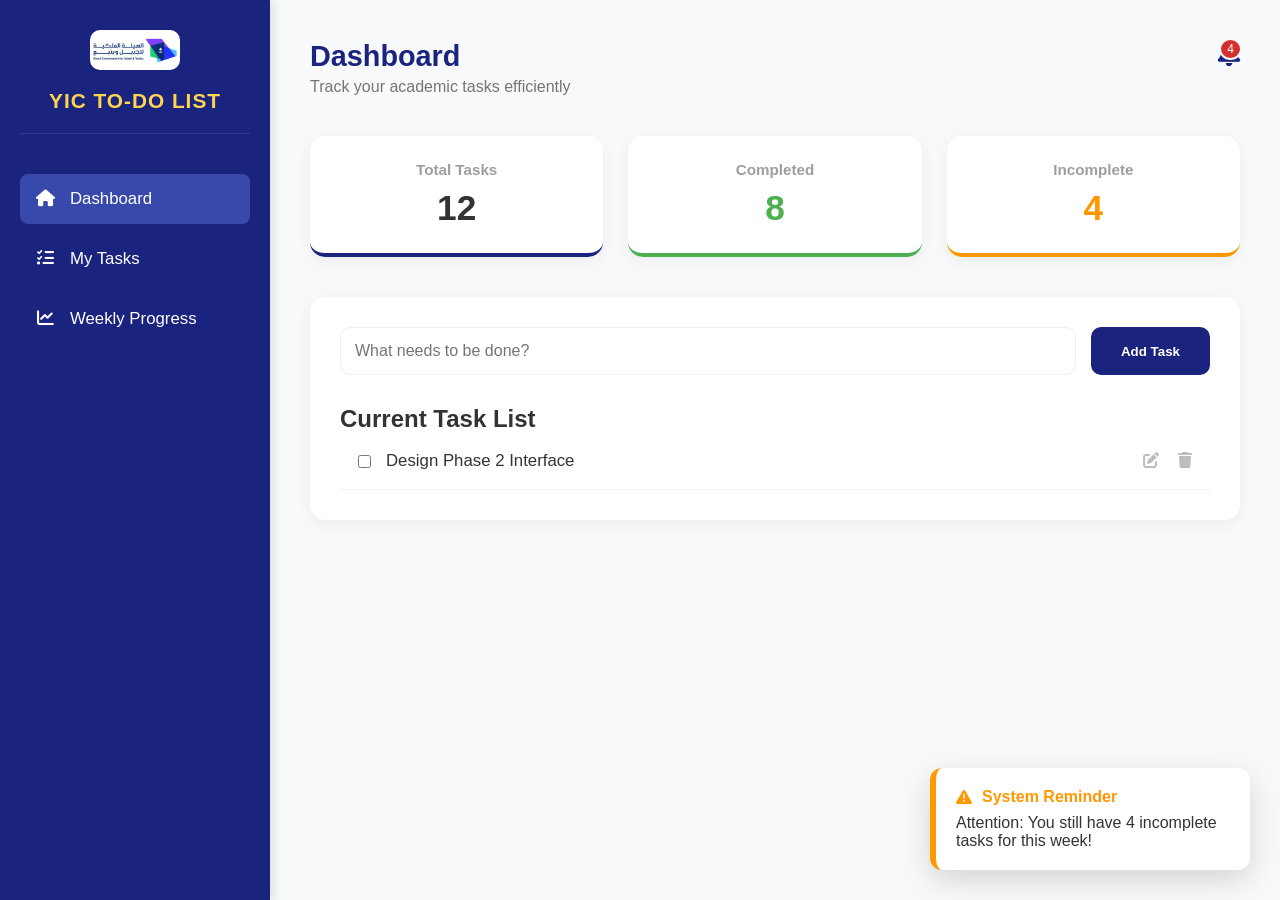
<file: CS382Project/index.html>
<!DOCTYPE html>
<html lang="en">
<head>
    <meta charset="UTF-8">
    <meta name="viewport" content="width=device-width, initial-scale=1.0">
    <title>YIC To-Do System | Phase 2</title>
    <link rel="stylesheet" href="style.css">
    <link rel="stylesheet" href="https://cdnjs.cloudflare.com/ajax/libs/font-awesome/6.0.0/css/all.min.css">
    <script src="https://ajax.googleapis.com/ajax/libs/jquery/3.5.1/jquery.min.js"></script>
</head>
<body>

    <div class="container">
        <aside class="sidebar">
            <div class="logo">
                <img src="YICLogo.jpg" alt="YIC Logo" class="logo-img">
                <h3>YIC To-Do List</h3>
            </div>
            <nav>
                <ul>
                    <li class="nav-item active" id="nav-dashboard">
                        <a href="#"><i class="fas fa-home"></i> Dashboard</a>
                    </li>
                    <li class="nav-item" id="nav-tasks">
                        <a href="tasks.html"><i class="fas fa-tasks"></i> My Tasks</a>
                    </li>
                    <li class="nav-item" id="nav-weekly">
                        <a href="weekly.html"><i class="fas fa-chart-line"></i> Weekly Progress</a>
                    </li>
                </ul>
            </nav>
        </aside>

        <main class="main-content">
            <header>
                <div class="header-title">
                    <h1>Dashboard</h1>
                    <p>Track your academic tasks efficiently</p>
                </div>
                <div class="notifications" id="notif-bell">
                    <i class="fas fa-bell"></i>
                    <span class="badge">4</span> </div>
            </header>

            <section id="dashboard-section" class="content-section">
                <div class="dashboard-stats">
                    <div class="stat-card">
                        <h3>Total Tasks</h3>
                        <p id="total-tasks-count">12</p>
                    </div>
                    <div class="stat-card completed">
                        <h3>Completed</h3>
                        <p id="completed-tasks-count">8</p>
                    </div>
                    <div class="stat-card pending">
                        <h3>Incomplete</h3>
                        <p id="incomplete-tasks-count">4</p>
                    </div>
                </div>
            </section>

            <section id="tasks-section" class="content-section">
                <div class="task-container">
                    <div class="add-task-form">
                        <input type="text" placeholder="What needs to be done?" id="task-input">
                        <button id="add-btn">Add Task</button>
                    </div>
                    <div class="task-list">
                        <h2>Current Task List</h2>
                        <ul id="items-list">
                            <li class="task-item">
                                <div class="task-info">
                                    <input type="checkbox">
                                    <span class="task-text">Design Phase 2 Interface</span>
                                </div>
                                <div class="actions">
                                    <i class="fas fa-edit edit-icon"></i>
                                    <i class="fas fa-trash delete-icon"></i>
                                </div>
                            </li>
                        </ul>
                    </div>
                </div>
            </section>

            <section id="weekly-section" class="content-section" style="display: none;">
                <div class="weekly-stats-container">
                    <h2><i class="fas fa-chart-bar"></i> Weekly Performance Analysis</h2>
                    <div class="chart-box">
                        <p>Weekly Achievement Level</p>
                        <div class="progress-bar-container">
                            <div class="progress-fill" style="width: 66%;">66% Completed</div>
                        </div>
                    </div>
                    <table>
                        <thead>
                            <tr>
                                <th>Day</th>
                                <th>Tasks Created</th>
                                <th>Tasks Finished</th>
                                <th>Performance</th>
                            </tr>
                        </thead>
                        <tbody>
                            <tr>
                                <td>Sunday</td>
                                <td>4</td>
                                <td>4</td>
                                <td><span class="status-badge perfect">Excellent</span></td>
                            </tr>
                            <tr>
                                <td>Monday</td>
                                <td>6</td>
                                <td>2</td>
                                <td><span class="status-badge warning">Needs Work</span></td>
                            </tr>
                        </tbody>
                    </table>
                </div>
            </section>
        </main>
    </div>

    <div id="notification-toast" class="toast">
        <div class="toast-header">
            <i class="fas fa-exclamation-triangle"></i>
            <strong>System Reminder</strong>
        </div>
        <div class="toast-body">
            Attention: You still have <span id="toast-count">4</span> incomplete tasks for this week!
        </div>
    </div>
    <script>
 $("#add-btn").click(function(){
        let taskValue = $("#task-input").val();
        if(taskValue == ""){
            alert("Please enter a task");
        }
        else{
            $.post("add_task.php",
            {
                task: taskValue
            },
            function(data){
                $("#items-list").html(data);
                $("#task-input").val("");
            });
        }
    });

$(document).ready(function(){
    $(".delete-icon").click(function(){
        $(this).parents(".task-item").remove();
    });

 $(".edit-icon").click(function(){
    $(".task-text").text("Edited Task");

});

    $("input[type='checkbox']").click(function(){
         let element = $(this).next();
         let text = element.text();
         element.css("color","gray");
    });

    $("#notif-bell").click(function(){
        $.get("get_notification.php", function(data){
            $("#toast-count").text(data);
        });
    });

});
</script>

</body>
</html>
</file>
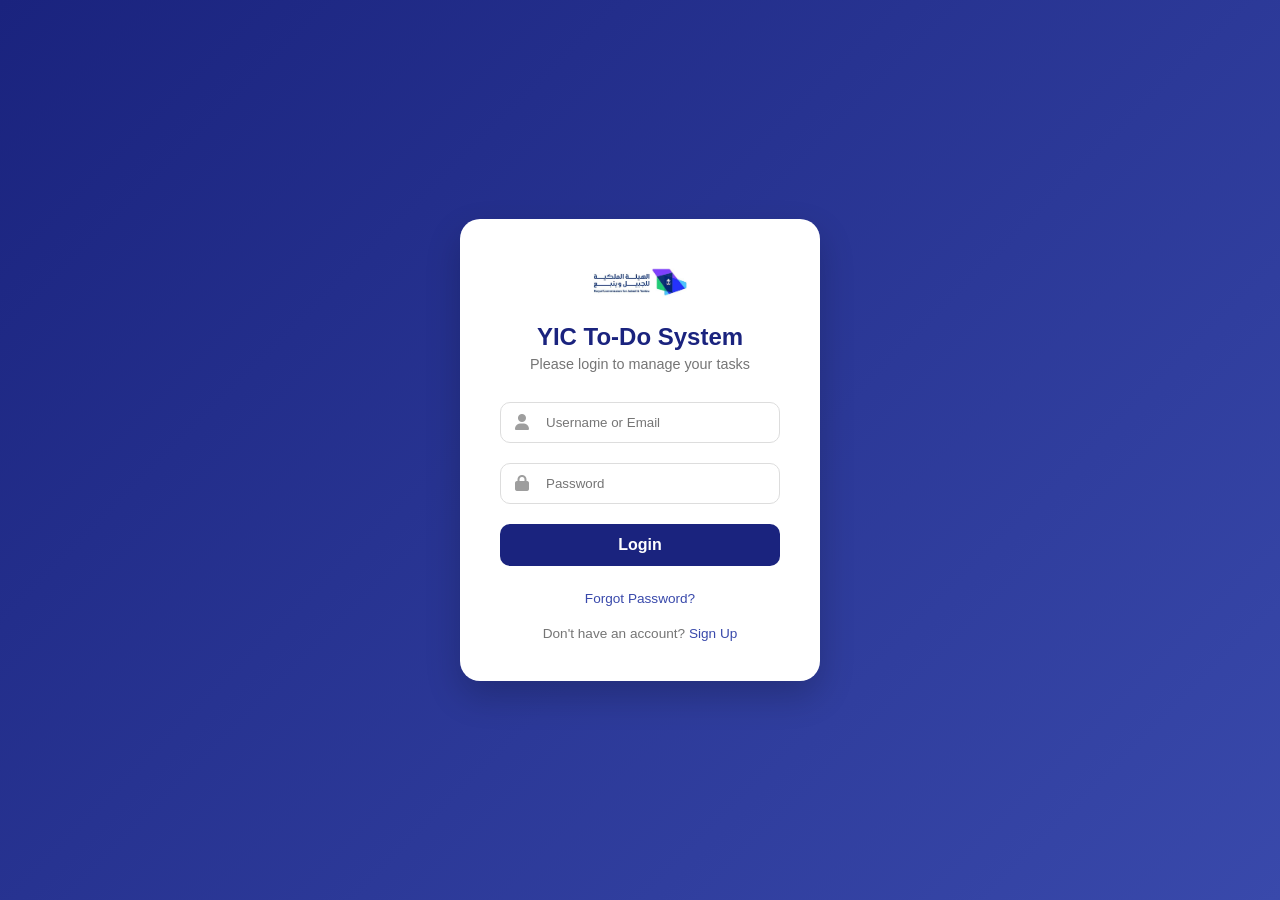
<file: CS382Project/login.html>
<!DOCTYPE html>
<html lang="en">
<head>
    <meta charset="UTF-8">
    <meta name="viewport" content="width=device-width, initial-scale=1.0">
    <title>Login - YIC To-Do System</title>
    <link rel="stylesheet" href="style.css">
    <link rel="stylesheet" href="https://cdnjs.cloudflare.com/ajax/libs/font-awesome/6.0.0/css/all.min.css">
 <script src="https://ajax.googleapis.com/ajax/libs/jquery/3.7.1/jquery.min.js"></script>

</head>
<body class="login-body">

    <div class="login-container">
        <div class="login-card">
            <div class="login-logo">
                <img src="YICLogo.jpg" alt="YIC Logo">
                <h2>YIC To-Do System</h2>
                <p>Please login to manage your tasks</p>
            </div>

            <form id="login-form">
                <div class="input-group">
                    <i class="fas fa-user"></i>
                    <input type="text" placeholder="Username or Email" required id="id1">
                </div>
                
                <div class="input-group">
                    <i class="fas fa-lock"></i>
                    <input type="password" placeholder="Password" required id="id2">
                </div>

                <button type="submit" class="login-btn">Login</button>
                
                <div class="login-footer">
                    <a href="#">Forgot Password?</a>
                    <span>Don't have an account? <a href="signup.html">Sign Up</a></span>
                </div>
            </form>
        </div>
    </div>
<script>
    $(document).ready(function(){
    $("#login-form").submit(function(e){
                e.preventDefault();


        let username =document.getElementById("id1").value;
        let password =document.getElementById("id2").value;

        if(username == "" || password == ""){
            alert("Please fill all fields");
        }
        $.post("login.php",
        {
            user: username,
            pass: password
        },
        function(data){
            if(data == "success"){
                alert("Login successful");
            } else {
                alert("Invalid login");
            }

        });
    });
});

</script>

</body>
</html>
</file>
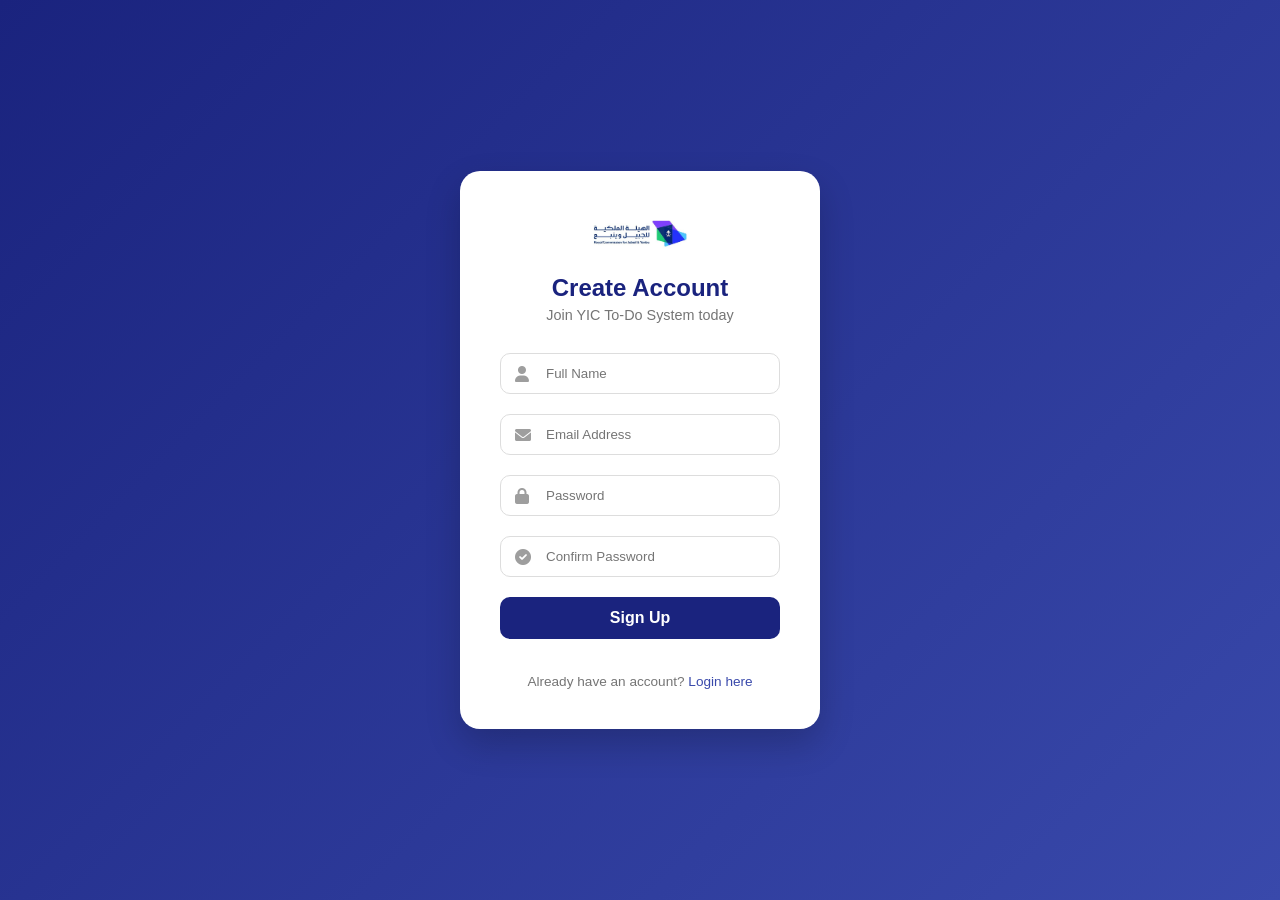
<file: CS382Project/signup.html>
<!DOCTYPE html>
<html lang="en">
<head>
    <meta charset="UTF-8">
    <meta name="viewport" content="width=device-width, initial-scale=1.0">
    <title>Sign Up - YIC To-Do System</title>
    <link rel="stylesheet" href="style.css">
    <link rel="stylesheet" href="https://cdnjs.cloudflare.com/ajax/libs/font-awesome/6.0.0/css/all.min.css">
    <script src="https://ajax.googleapis.com/ajax/libs/jquery/3.7.1/jquery.min.js"></script>
</head>
<body class="login-body"> <div class="login-container">
        <div class="login-card">
            <div class="login-logo">
                <img src="YICLogo.jpg" alt="YIC Logo">
                <h2>Create Account</h2>
                <p>Join YIC To-Do System today</p>
            </div>

            <form id="signup-form">
                <div class="input-group">
                    <i class="fas fa-user"></i>
                    <input type="text" placeholder="Full Name" required id="id1">
                </div>

                <div class="input-group">
                    <i class="fas fa-envelope"></i>
                    <input type="email" placeholder="Email Address" required id="id2">
                </div>
                
                <div class="input-group">
                    <i class="fas fa-lock"></i>
                    <input type="password" placeholder="Password" required id="id3">
                </div>

                <div class="input-group">
                    <i class="fas fa-check-circle"></i>
                    <input type="password" placeholder="Confirm Password" required id="id4">
                </div>

                <button type="submit" class="login-btn">Sign Up</button>
                
                <div class="login-footer">
                    <span>Already have an account? <a href="login.html">Login here</a></span>
                </div>
            </form>
        </div>
    </div>
    <script>
$(document).ready(function(){

    $("#signup-form").submit(function(e){
        e.preventDefault();

        let fullname = document.getElementById("id1").value;
        let email = document.getElementById("id2").value;
        let password = document.getElementById("id3").value;
        let confirmPassword = document.getElementById("id4").value;

        if(fullname == "" || email == "" || password == "" || confirmPassword == ""){
            alert("Please fill all fields");
            
        }
        $.post("signup.php",
        {
            name: fullname,
            email: email,
            pass: password
        },
        function(data){
            if(data == "success"){
                alert("Account created successfully");
            } else {
                alert("Sign up failed");
            }
        });

    });

});
</script>

</body>
</html>
</file>
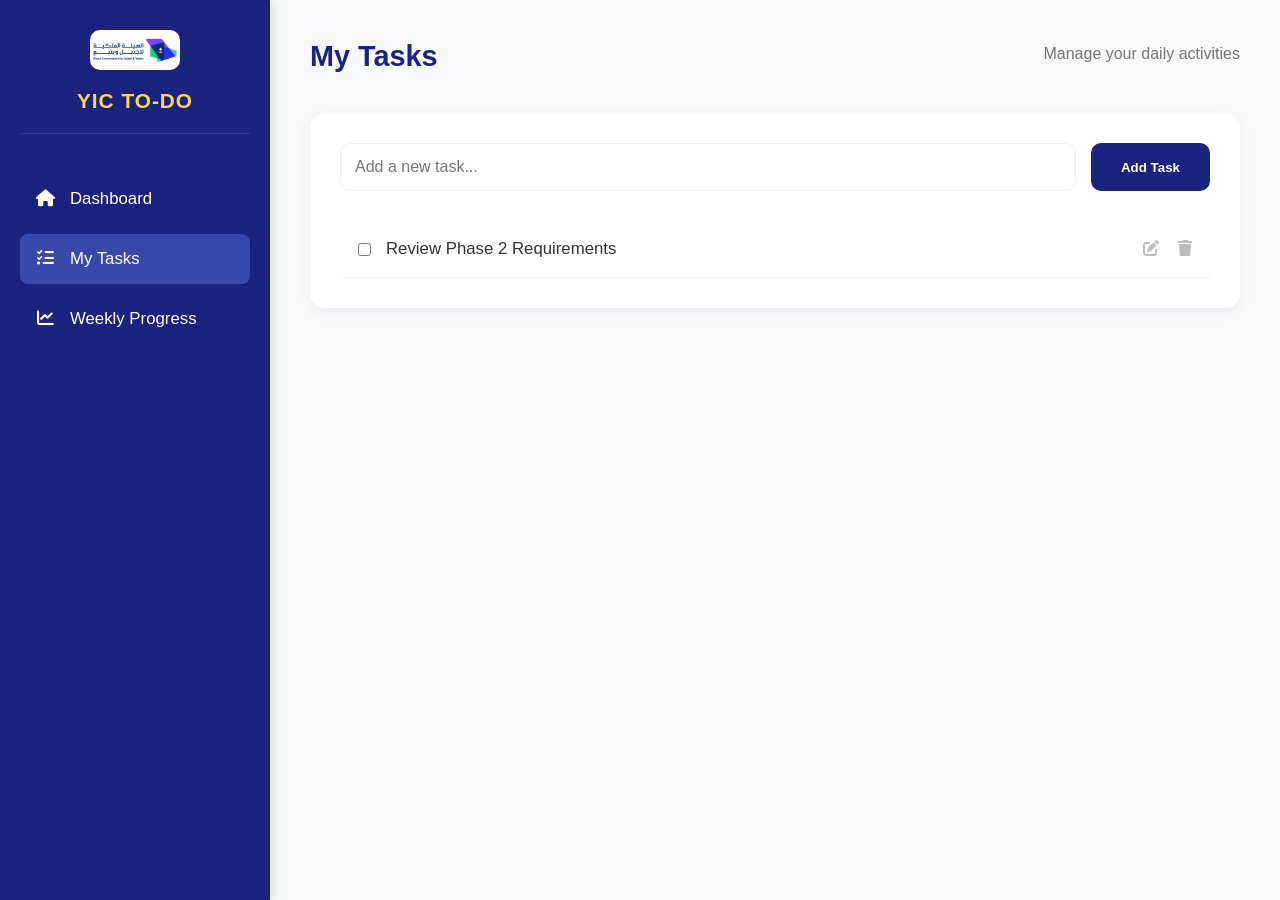
<file: CS382Project/tasks.html>
<!DOCTYPE html>
<html lang="en">
<head>
    <meta charset="UTF-8">
    <meta name="viewport" content="width=device-width, initial-scale=1.0">
    <title>My Tasks - YIC To-Do List</title>
    <link rel="stylesheet" href="style.css">
    <link rel="stylesheet" href="https://cdnjs.cloudflare.com/ajax/libs/font-awesome/6.0.0/css/all.min.css">
    <script src="https://ajax.googleapis.com/ajax/libs/jquery/3.5.1/jquery.min.js"></script>
</head>
<body>
    <div class="container">
        <aside class="sidebar">
            <div class="logo">
                <img src="YICLogo.jpg" alt="YIC Logo" class="logo-img">
                <h3>YIC To-Do</h3>
            </div>
            <nav>
                <ul>
                    <li class="nav-item"><a href="index.html"><i class="fas fa-home"></i> Dashboard</a></li>
                    <li class="nav-item active"><a href="tasks.html"><i class="fas fa-tasks"></i> My Tasks</a></li>
                    <li class="nav-item"><a href="weekly.html"><i class="fas fa-chart-line"></i> Weekly Progress</a></li>
                </ul>
            </nav>
        </aside>

        <main class="main-content">
            <header>
                <h1>My Tasks</h1>
                <p>Manage your daily activities</p>
            </header>

            <section class="task-container">
                <div class="add-task-form">
                    <input type="text" placeholder="Add a new task..." id="task-input">
                    <button id="add-btn">Add Task</button>
                </div>

                <div class="task-list">
                    <ul id="items-list">
                        <li class="task-item">
                            <div class="task-info">
                                <input type="checkbox">
                                <span class="task-text">Review Phase 2 Requirements</span>
                            </div>
                            <div class="actions">
                                <i class="fas fa-edit edit-icon"></i>
                                <i class="fas fa-trash delete-icon"></i>
                            </div>
                        </li>
                    </ul>
                </div>
            </section>
        </main>
    </div>
    <script>
$(document).ready(function(){
         $(".delete-icon").click(function(){
        $(this).parents(".task-item").remove();
    });

  $(".edit-icon").click(function(){
    $(".task-text").text("Edited Task");

});

     $("input[type='checkbox']").click(function(){
         let element = $(this).next();
         let text = element.text();
         element.css("color","gray");
    });

    $("#add-btn").click(function(){
        let task = $("#task-input").val();
        if(task == ""){
            alert("Please enter a task");
        }
        else{
            $.post("add_task.php",
            {
                task: task
            },
            function(data){
               $("#items-list").hide();      
              $("#items-list").html(data);  
              $("#items-list").fadeIn();
            });
        }

    });

});
</script>
</body>
</html>
</file>
<file: CS382Project/style.css>
/* ========================================================
   1. GLOBAL STYLES & RESET 
   1. الإعدادات العامة وإعادة تعيين العناصر
   ======================================================== */
* {
    margin: 0;
    padding: 0;
    box-sizing: border-box;
    font-family: 'Segoe UI', Roboto, Helvetica, Arial, sans-serif;
}

body {
    background-color: #f8f9fa;
    color: #333;
}

/* Flexbox layout container to align layout pieces side-by-side */
/* حاوية الفليكس بوكس الرئيسية لمحاذاة أجزاء التصميم جنباً إلى جنب */
.container {
    display: flex;
    min-height: 100vh;
}

/* ========================================================
   2. SIDEBAR NAVIGATION PANELS
   2. القوائم الجانبية وأنظمة التنقل
   ======================================================== */
.sidebar {
    width: 270px;
    background-color: #1a237e; /* Official deep royal blue color / لون أزرق رسمي عميق */
    color: white;
    padding: 30px 20px;
    box-shadow: 4px 0 10px rgba(0,0,0,0.1);
    /* Sticky assignment ensuring the layout holds viewport position */
    /* خاصية التثبيت لضمان احتفاظ السايدبار بموقعه أثناء التمرير في المتصفح */
    position: sticky;
    top: 0;
    height: 100vh;
}

.logo {
    text-align: center;
    margin-bottom: 40px;
    padding-bottom: 20px;
    border-bottom: 1px solid rgba(255,255,255,0.1);
}

.logo-img {
    width: 90px;
    height: auto;
    margin-bottom: 15px;
    border-radius: 10px;
}

.logo h3 {
    color: #ffd54f;
    font-size: 1.3rem;
    text-transform: uppercase;
    letter-spacing: 1px;
}

.sidebar ul {
    list-style: none;
}

.sidebar ul li {
    padding: 15px;
    margin-bottom: 10px;
    border-radius: 8px;
    cursor: pointer;
    transition: all 0.3s ease;
}

/* Active navigation item tab states and hover properties */
/* حالات تبويب عناصر التنقل النشطة وخصائص حركية المرور */
.sidebar ul li:hover, .sidebar ul li.active {
    background-color: #3949ab;
}

.sidebar a {
    color: white;
    text-decoration: none;
    font-size: 1.05rem;
    display: flex;
    align-items: center;
}

.sidebar i {
    margin-right: 15px;
    width: 20px;
    text-align: center;
}

/* ========================================================
   3. CORE VIEWS & MAIN HEADER LAYOUTS
   3. مناطق العرض الرئيسية وتنسيقات منطقة الرأس
   ======================================================== */
.main-content {
    flex: 1;
    padding: 40px;
    padding-bottom: 120px; /* يصنع مساحة فارغة بالأسفل تسمح لك بالنزول تحت التنبيه */
    overflow-y: auto;
}

header {
    display: flex;
    justify-content: space-between;
    align-items: flex-start;
    margin-bottom: 40px;
}

header h1 {
    font-size: 1.8rem;
    color: #1a237e;
}

header p {
    color: #757575;
    margin-top: 5px;
}

.notifications {
    position: relative;
    font-size: 1.6rem;
    color: #1a237e;
    cursor: pointer;
}

/* Red numeric badge overlay for dynamic system counters */
/* شارة رقمية حمراء علوية لعدادات النظام الديناميكية */
.badge {
    position: absolute;
    top: -2px;
    right: -2px;
    background: #d32f2f;
    color: white;
    font-size: 0.75rem;
    padding: 2px 6px;
    border-radius: 50%;
    border: 2px solid #f8f9fa;
}

/* ========================================================
   4. STATISTICAL CARDS & METRICS GRID
   4. بطاقات الإحصائيات وشبكة المقاييس
   ======================================================== */
.dashboard-stats {
    display: flex;
    gap: 25px;
    margin-bottom: 40px;
}

.stat-card {
    background: white;
    padding: 25px;
    border-radius: 15px;
    flex: 1;
    box-shadow: 0 4px 15px rgba(0,0,0,0.05);
    text-align: center;
    border-bottom: 4px solid #1a237e;
}

.stat-card h3 { color: #9e9e9e; font-size: 0.95rem; margin-bottom: 10px; }
.stat-card p { font-size: 2.2rem; font-weight: bold; }

/* Custom borders color properties for successful and pending tasks states */
/* خصائص ألوان الحواف المخصصة لحالات المهام المكتملة والمعلقة */
.completed { border-bottom-color: #4caf50; }
.completed p { color: #4caf50; }
.pending { border-bottom-color: #ff9800; }
.pending p { color: #ff9800; }

/* ========================================================
   5. INTERACTIVE TASKS SUBMISSION CARDS
   5. بطاقات إضافة واستعراض قوائم المهام التفاعلية
   ======================================================== */
.task-container {
    background: white;
    padding: 30px;
    border-radius: 15px;
    box-shadow: 0 4px 15px rgba(0,0,0,0.05);
}

.add-task-form {
    display: flex;
    gap: 15px;
    margin-bottom: 30px;
}

.add-task-form input {
    flex: 1;
    padding: 14px;
    border: 1.5px solid #eee;
    border-radius: 10px;
    font-size: 1rem;
    transition: 0.3s;
}

.add-task-form input:focus {
    border-color: #3949ab;
    outline: none;
}

.add-task-form button {
    background: #1a237e;
    color: white;
    border: none;
    padding: 0 30px;
    border-radius: 10px;
    cursor: pointer;
    font-weight: 600;
}

.task-item {
    display: flex;
    align-items: center;
    padding: 18px;
    border-bottom: 1px solid #f1f1f1;
    justify-content: space-between;
}

.task-info { display: flex; align-items: center; }
.task-text { margin-left: 15px; font-size: 1.05rem; }
.actions i { margin-left: 15px; cursor: pointer; color: #bdbdbd; transition: 0.3s; }

/* Interactive color updates when hover triggers on control icons */
/* تحديثات لونية تفاعلية عند مرور الفأرة على أيقونات التحكم والعمليات */
.actions .delete-icon:hover { color: #f44336; }
.actions .edit-icon:hover { color: #3949ab; }

/* ========================================================
   6. WEEKLY PERFORMANCE ANALYSIS VIEWS
   6. واجهات تحليل مستويات الأداء الأسبوعي
   ======================================================== */
.weekly-analysis {
    display: flex;
    flex-direction: column;
    gap: 30px;
}

.weekly-stats-container h2 { margin-bottom: 25px; color: #1a237e; }

.chart-box {
    background: #f1f3f9;
    padding: 30px;
    border-radius: 12px;
    text-align: center;
    margin-bottom: 30px;
}

.progress-bar-container {
    width: 100%;
    background: #e0e0e0;
    border-radius: 20px;
    height: 30px;
    margin-top: 15px;
    overflow: hidden;
}

.progress-fill {
    background: linear-gradient(90deg, #1a237e, #3949ab);
    color: white;
    line-height: 30px;
    font-size: 0.9rem;
    font-weight: bold;
}

.table-container {
    background: white;
    padding: 20px;
    border-radius: 15px;
    box-shadow: 0 4px 15px rgba(0,0,0,0.05);
    margin-top: 20px;
}

.table-container h2 {
    margin-bottom: 20px;
    color: #1a237e;
    font-size: 1.4rem;
}

/* ========================================================
   7. STATISTICAL TABLES LOG CALIBRATION
   7. ضبط ومحاذاة جداول السجلات الإحصائية
   ======================================================== */
table {
    width: 100%;
    border-collapse: collapse;
    margin-top: 10px;
}

/* Precise alignment to solve header slanting and misalignments */
/* ضبط ومحاذاة دقيقة لحل مشكلات ميلان العناوين وعدم اتساق البيانات */
table th {
    background-color: #f8f9fa;
    color: #1a237e;
    padding: 15px;
    text-align: center; /* Perfect heading centering / توسيط العناوين بالضبط */
    font-size: 0.9rem;
    font-weight: 600;
    border-bottom: 2px solid #eee;
}

table td {
    padding: 15px;
    text-align: center; /* Perfect columns alignment underneath header / توسيط البيانات تحت العناوين بالضبط */
    vertical-align: middle;
    border-bottom: 1px solid #f1f1f1;
}

/* Text status color updates for stats numbers logs */
/* تحديثات ألوان النصوص والخطوط الخاصة بأرقام السجلات الإحصائية */
.text-complete {
    color: #2ecc71 !important; /* Green / أخضر */
    font-weight: bold;
    font-size: 1.1rem;
}

.text-incomplete {
    color: #e74c3c !important; /* Red / أحمر */
    font-weight: bold;
    font-size: 1.1rem;
}

/* Badge overlay adjustments for dynamic row records */
/* تعديلات الشارات الملونة الخاصة بسجلات الصفوف الديناميكية */
.status-badge {
    padding: 6px 12px;
    border-radius: 20px;
    font-size: 0.8rem;
    font-weight: 600;
    display: inline-block;
}

.perfect { background-color: #e8f5e9; color: #2e7d32; }
.warning { background-color: #fff3e0; color: #ef6c00; }
.danger { background-color: #ffebee; color: #c62828; }

/* ========================================================
   8. SYSTEM ALERT OVERLAYS & PUSH NOTIFICATIONS
   8. واجهات التنبيهات المنبثقة والإشعارات الفورية
   ======================================================== */
.toast {
    position: fixed;
    bottom: 30px;
    right: 30px;
    width: 320px;
    background: white;
    border-left: 6px solid #ff9800;
    box-shadow: 0 10px 30px rgba(0,0,0,0.15);
    padding: 20px;
    border-radius: 12px;
    z-index: 10000;
}

.toast-header {
    display: flex;
    align-items: center;
    gap: 10px;
    color: #ff9800;
    margin-bottom: 8px;
    font-weight: bold;
}

/* ========================================================
   9. LOGIN & REGISTRATION ACCESS VIEWS
   9. واجهات تسجيل الدخول وإنشاء الحسابات
   ======================================================== */
.login-body {
    background: linear-gradient(135deg, #1a237e 0%, #3949ab 100%);
    display: flex;
    justify-content: center;
    align-items: center;
    height: 100vh;
}

.login-container {
    width: 100%;
    max-width: 400px;
    padding: 20px;
}

.login-card {
    background: white;
    padding: 40px;
    border-radius: 20px;
    box-shadow: 0 15px 35px rgba(0,0,0,0.2);
    text-align: center;
}

.login-logo img {
    width: 100px;
    margin-bottom: 15px;
}

.login-logo h2 {
    color: #1a237e;
    margin-bottom: 5px;
}

.login-logo p {
    color: #757575;
    font-size: 0.9rem;
    margin-bottom: 30px;
}

.input-group {
    position: relative;
    margin-bottom: 20px;
}

/* Alignment logic positioning dynamic icons inside input bounds */
/* قواعد المحاذاة البرمجية لوضع الأيقونات الحركية داخل حدود حقول الإدخال */
.input-group i {
    position: absolute;
    left: 15px;
    top: 50%;
    transform: translateY(-50%);
    color: #9e9e9e;
}

.input-group input {
    width: 100%;
    padding: 12px 12px 12px 45px;
    border: 1px solid #ddd;
    border-radius: 10px;
    outline: none;
    transition: 0.3s;
}

.input-group input:focus {
    border-color: #3949ab;
    box-shadow: 0 0 5px rgba(57, 73, 171, 0.2);
}

.login-btn {
    width: 100%;
    padding: 12px;
    background: #1a237e;
    color: white;
    border: none;
    border-radius: 10px;
    font-size: 1rem;
    font-weight: 600;
    cursor: pointer;
    transition: 0.3s;
}

.login-btn:hover {
    background: #3949ab;
}

.login-footer {
    margin-top: 25px;
    display: flex;
    flex-direction: column;
    gap: 10px;
    font-size: 0.85rem;
}

.login-footer a {
    color: #3949ab;
    text-decoration: none;
}

.input-group i.fa-envelope, 
.input-group i.fa-check-circle {
    color: #9e9e9e;
}

.login-footer span {
    color: #757575;
    margin-top: 10px;
}
</file>
